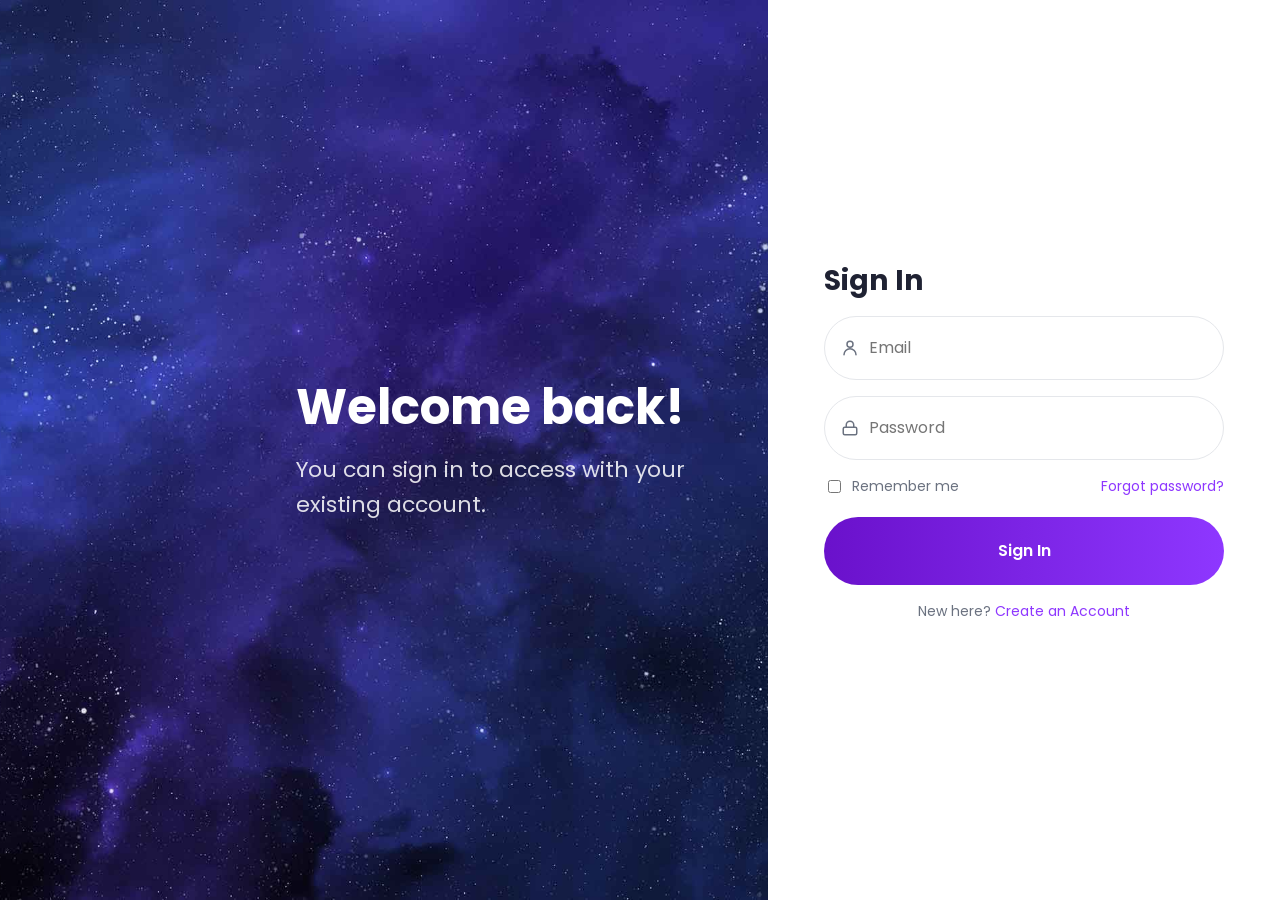
<file: index.html>
<!DOCTYPE html>
<html>
<head>
<title>Sign In</title>
<link rel="preconnect" href="https://fonts.googleapis.com" />
<link rel="preconnect" href="https://fonts.gstatic.com" crossorigin />
<link href="https://fonts.googleapis.com/css2?family=Poppins:wght@400;600;700&display=swap" rel="stylesheet" />
<link rel="stylesheet" href="./styles.css" />
</head>
<body data-api-base="http://localhost:8000">
    <main class="page">
        <section class="hero">
            <h1 id="welcome">Welcome back!</h1>
            <p>You can sign in to access with your<br>existing account.</p>
        </section>

        <section class="auth">
            <h2 id="sign">Sign In</h2>
            <form class="signin" data-auth-form="login" novalidate>
                <div class="form-alert" role="alert" hidden></div>
                <div class="field">
                    <input id="email" name="identifier" type="email" placeholder="Email" autocomplete="email" required>
                </div>

                <div class="field">
                    <input id="password" name="password" type="password" placeholder="Password" autocomplete="current-password" required>
                </div>

                <div class="formRow">
                    <label class="remember">
                        <input id="remember" name="remember" type="checkbox">
                        Remember me
                    </label>
                    <a class="forgot" href="">Forgot password?</a>
                </div>

                <button type="submit">Sign In</button>

                <p class="create">New here? <a href="register.html">Create an Account</a></p>
            </form>
        </section>
    </main>
    <script src="./auth.js"></script>
</body>
</html>
</file>
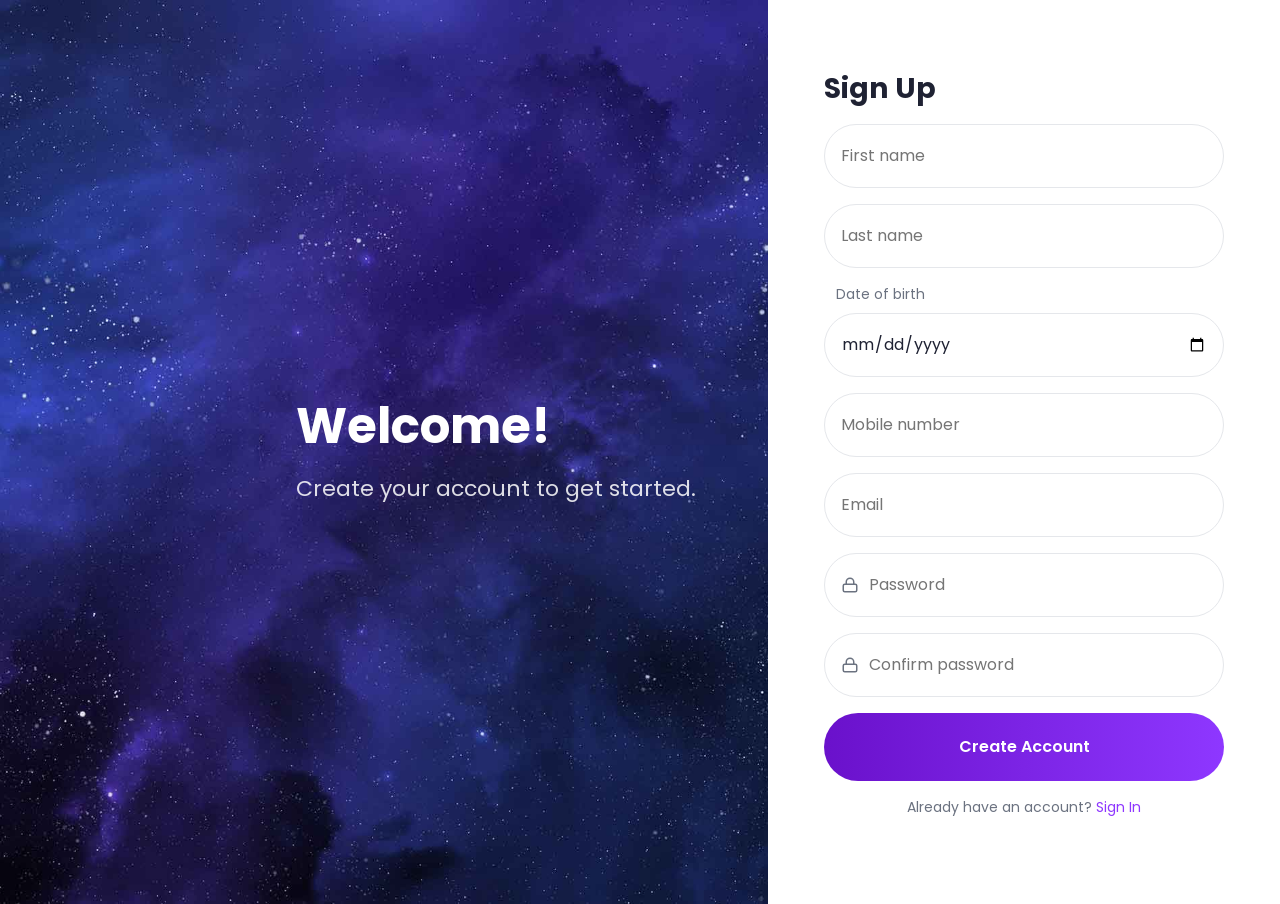
<file: register.html>
<!DOCTYPE html>
<html lang="en">
<head>
  <meta charset="utf-8" />
  <title>Sign Up</title>
  <link rel="preconnect" href="https://fonts.googleapis.com" />
  <link rel="preconnect" href="https://fonts.gstatic.com" crossorigin />
  <link href="https://fonts.googleapis.com/css2?family=Poppins:wght@400;600;700&display=swap" rel="stylesheet" />
  <link rel="stylesheet" href="./styles.css" />
</head>
<body data-api-base="http://localhost:8000">

  <main class="page">

    <section class="hero">
      <h1>Welcome!</h1>
      <p>Create your account to get started.</p>
    </section>

    <section class="auth">
      <h2>Sign Up</h2>

      <form class="register-form" data-auth-form="register" novalidate>
        <div class="form-alert" role="alert" hidden></div>
        <div class="field">
          <input id="first-name" name="firstName" type="text" placeholder="First name" autocomplete="given-name" required>
        </div>

        <div class="field">
          <input id="last-name" name="lastName" type="text" placeholder="Last name" autocomplete="family-name" required>
        </div>

        <div class="field field--dob"> 
          <label for="dob">Date of birth</label>
          <input id="dob" name="dob" type="date">
        </div>

        <div class="field">
          <input id="mobile" name="mobile" type="tel" inputmode="tel" placeholder="Mobile number" autocomplete="tel">
        </div>

        <div class="field">
          <input id="reg-email" name="email" type="email" placeholder="Email" autocomplete="email" required>
        </div>

        <div class="field">
          <input id="reg-password" name="password" type="password" placeholder="Password" autocomplete="new-password" required>
        </div>

        <div class="field">
          <input id="reg-confirm" name="confirmPassword" type="password" placeholder="Confirm password" autocomplete="new-password" required>
        </div>

        <button type="submit">Create Account</button>

        <p class="create">Already have an account? <a href="index.html">Sign In</a></p>
      </form>
    </section>
  </main>
  <script src="./auth.js"></script>
</body>
</html>
</file>
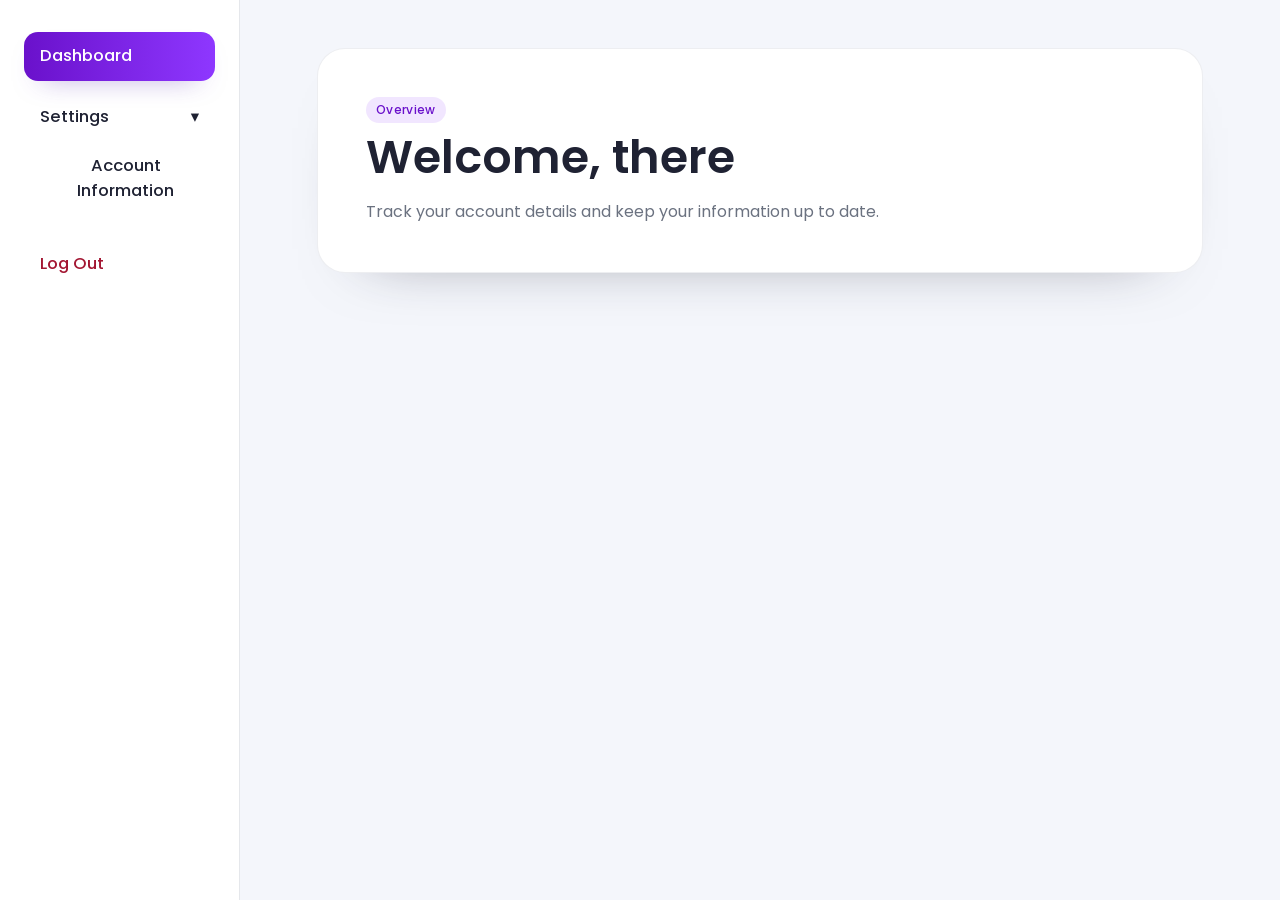
<file: flask_backend/templates/dashboard.html>
<!DOCTYPE html>
<html lang="en">
<head>
  <meta charset="utf-8">
  <title>Dashboard</title>
  <meta name="viewport" content="width=device-width, initial-scale=1">
  <link rel="preconnect" href="https://fonts.googleapis.com">
  <link rel="preconnect" href="https://fonts.gstatic.com" crossorigin>
  <link href="https://fonts.googleapis.com/css2?family=Poppins:wght@400;500;600;700&display=swap" rel="stylesheet">
  <link rel="stylesheet" href="/styles.css">
</head>
<body class="dashboard-page" data-api-base="{{ request.url_root.rstrip('/') }}">
  <div class="dashboard-layout">
    <aside class="dashboard-sidebar">
      <nav class="sidebar-nav">
        <button class="nav-link active" data-view="dashboard">Dashboard</button>
        <div>
          <button class="nav-toggle" data-toggle="settings">
            Settings
            <span aria-hidden="true">&#9662;</span>
          </button>
          <div class="nav-submenu" data-settings-panel hidden>
            <button class="nav-link" data-view="account">Account Information</button>
          </div>
        </div>
        <button class="nav-link logout" data-action="logout">Log Out</button>
      </nav>
    </aside>

    <main class="dashboard-content">
      <section class="panel" data-section="dashboard">
        <div class="card welcome-card">
          <div class="tag">Overview</div>
          <h1>Welcome, <span data-profile-text="firstName">there</span></h1>
          <p>Track your account details and keep your information up to date.</p>
        </div>
      </section>

      <section class="panel" data-section="account" hidden>
        <div class="card">
          <h2 class="info-heading">Account Information</h2>
          <p class="info-subheading">
            Review and edit your personal details. Email is managed by support and cannot be changed here.
          </p>

          <div class="info-grid">
            <div class="info-field" data-field="firstName">
              <span class="info-label">First name</span>
              <div class="field-control">
                <input type="text" name="firstName" data-profile-input="firstName" data-editable="true" disabled>
              </div>
              <p class="field-error" data-error-for="firstName" hidden></p>
            </div>

            <div class="info-field" data-field="lastName">
              <span class="info-label">Last name</span>
              <div class="field-control">
                <input type="text" name="lastName" data-profile-input="lastName" data-editable="true" disabled>
              </div>
              <p class="field-error" data-error-for="lastName" hidden></p>
            </div>

            <div class="info-field">
              <span class="info-label">Email</span>
              <div class="field-control">
                <input type="email" name="email" data-profile-input="email" data-editable="false" disabled>
              </div>
            </div>

            <div class="info-field" data-field="mobile">
              <span class="info-label">Phone number</span>
              <div class="field-control">
                <input type="tel" name="mobile" data-profile-input="mobile" data-editable="true" disabled>
              </div>
              <p class="field-error" data-error-for="mobile" hidden></p>
            </div>

            <div class="info-field" data-field="dob">
              <span class="info-label">Date of birth</span>
              <div class="field-control">
                <input type="date" name="dob" data-profile-input="dob" data-editable="true" disabled>
              </div>
              <p class="field-error" data-error-for="dob" hidden></p>
            </div>

            <div class="info-field" data-field="country">
              <span class="info-label">Country (optional)</span>
              <div class="field-control">
                <input type="text" name="country" data-profile-input="country" data-editable="true" disabled>
              </div>
              <p class="field-error" data-error-for="country" hidden></p>
            </div>

            <div class="info-field" data-field="bio">
              <span class="info-label">Bio (optional)</span>
              <div class="field-control">
                <textarea name="bio" data-profile-input="bio" data-editable="true" rows="4" disabled></textarea>
              </div>
              <p class="field-error" data-error-for="bio" hidden></p>
            </div>
          </div>

          <div class="card info-actions">
            <div class="actions-row">
              <button type="button" class="btn btn-ghost" data-action="start-edit">Edit profile</button>
              <button type="button" class="btn btn-primary" data-action="save-profile" hidden>Save changes</button>
            </div>
            <p class="status-message" data-status hidden></p>
          </div>
        </div>
      </section>
    </main>
  </div>

  <script>
    (function () {
      "use strict";

      const apiBase = document.body.dataset.apiBase || window.location.origin;
      const settingsToggle = document.querySelector('[data-toggle="settings"]');
      const settingsPanel = document.querySelector('[data-settings-panel]');
      const viewButtons = document.querySelectorAll('[data-view]');
      const sections = document.querySelectorAll('[data-section]');
      const editButton = document.querySelector('[data-action="start-edit"]');
      const saveButton = document.querySelector('[data-action="save-profile"]');
      const logoutButton = document.querySelector('[data-action="logout"]');
      const statusMessage = document.querySelector('[data-status]');
      const textTargets = document.querySelectorAll('[data-profile-text]');
      const inputTargets = Array.from(document.querySelectorAll('[data-profile-input]'));

      let editing = false;
      let saving = false;
      let currentView = "dashboard";

      const setActiveView = (view) => {
        currentView = view;
        sections.forEach((section) => {
          section.hidden = section.dataset.section !== view;
        });
        viewButtons.forEach((button) => {
          button.classList.toggle("active", button.dataset.view === view);
        });
        if (settingsToggle) {
          const highlight = view === "account";
          settingsToggle.classList.toggle("active", highlight);
          if (highlight && settingsPanel && settingsPanel.hidden) {
            settingsPanel.hidden = false;
          }
        }
      };

      viewButtons.forEach((button) => {
        button.addEventListener("click", (event) => {
          event.preventDefault();
          const view = button.dataset.view;
          if (view === "account" && settingsPanel && settingsPanel.hidden) {
            settingsPanel.hidden = false;
          }
          setActiveView(view);
        });
      });

      setActiveView("dashboard");

      settingsToggle?.addEventListener("click", (event) => {
        event.preventDefault();
        if (!settingsPanel) return;
        const willOpen = settingsPanel.hidden;
        settingsPanel.hidden = !willOpen;
        if (!willOpen && currentView === "account") {
          setActiveView("dashboard");
        }
      });

      logoutButton?.addEventListener("click", () => {
        sessionStorage.removeItem("user_profile");
        window.location.href = "/";
      });

      const storedProfile = sessionStorage.getItem("user_profile");
      let rawProfile = {};

      if (storedProfile) {
        try {
          rawProfile = JSON.parse(storedProfile) || {};
        } catch (error) {
          console.error("Failed to parse stored profile", error);
        }
      }

      const normalized = {
        id: rawProfile.id ?? rawProfile.user_id ?? null,
        firstName: rawProfile.first_name ?? rawProfile.firstName ?? "",
        lastName: rawProfile.last_name ?? rawProfile.lastName ?? "",
        email: rawProfile.email ?? "",
        mobile: rawProfile.mobile ?? rawProfile.phone ?? "",
        dob: rawProfile.dob ?? rawProfile.date_of_birth ?? "",
        country: rawProfile.country ?? "",
        bio: rawProfile.bio ?? "",
      };

      const namePattern = /^[A-Za-z]+$/;
      const todayISO = new Date().toISOString().split("T")[0];

      document.querySelectorAll('input[type="date"]').forEach((input) => {
        if (!input.max) {
          input.max = todayISO;
        }
      });

      const setStatus = (message, variant = "info") => {
        if (!statusMessage) return;
        if (!message) {
          statusMessage.textContent = "";
          statusMessage.hidden = true;
          delete statusMessage.dataset.variant;
          return;
        }
        statusMessage.textContent = message;
        statusMessage.dataset.variant = variant;
        statusMessage.hidden = false;
      };

      const showFieldMessage = (field, message) => {
        const fieldError = document.querySelector(`[data-error-for="${field}"]`);
        if (!fieldError) return;
        if (!message) {
          fieldError.textContent = "";
          fieldError.hidden = true;
          return;
        }
        fieldError.textContent = message;
        fieldError.hidden = false;
      };

      const clearAllFieldMessages = () => {
        document.querySelectorAll("[data-error-for]").forEach((node) => {
          node.textContent = "";
          node.hidden = true;
        });
      };

      const updateTextDisplays = () => {
        const fullName = [normalized.firstName, normalized.lastName].filter(Boolean).join(" ");
        textTargets.forEach((node) => {
          const key = node.dataset.profileText;
          if (key === "firstName") {
            node.textContent = normalized.firstName ? normalized.firstName : "there";
          } else if (key === "fullName") {
            node.textContent = fullName || "Guest";
          } else if (key && Object.prototype.hasOwnProperty.call(normalized, key)) {
            node.textContent = normalized[key] || "-";
          }
        });
      };

      const hydrateInputs = () => {
        inputTargets.forEach((input) => {
          const key = input.dataset.profileInput;
          if (!key) return;
          if (Object.prototype.hasOwnProperty.call(normalized, key)) {
            input.value = normalized[key] || "";
          } else if (key === "email") {
            input.value = normalized.email || "";
          }
        });
      };

      updateTextDisplays();
      hydrateInputs();

      const persistProfile = () => {
        const nextProfile = {
          ...rawProfile,
          id: normalized.id,
          email: normalized.email,
          first_name: normalized.firstName,
          last_name: normalized.lastName,
          mobile: normalized.mobile,
          dob: normalized.dob,
          country: normalized.country,
          bio: normalized.bio,
        };
        rawProfile = nextProfile;
        sessionStorage.setItem("user_profile", JSON.stringify(nextProfile));
      };

      const toggleEditing = (enable) => {
        editing = enable;
        if (editButton) {
          editButton.hidden = enable;
        }
        if (saveButton) {
          saveButton.hidden = !enable;
          if (!enable) {
            saveButton.disabled = false;
          }
        }
        inputTargets.forEach((input) => {
          const canEdit = input.dataset.editable === "true";
          if (!canEdit) return;
          input.disabled = !enable;
        });
        if (!enable) {
          clearAllFieldMessages();
        }
      };

      toggleEditing(false);

      if (!normalized.id) {
        editButton?.setAttribute("disabled", "true");
        setStatus("No profile data found. Sign in first to load your account details.", "info");
      } else {
        editButton?.removeAttribute("disabled");
      }

      const validateField = (field, value) => {
        const trimmed = (value ?? "").trim();
        switch (field) {
          case "firstName":
            if (!trimmed) return "First name is required.";
            if (!namePattern.test(trimmed)) return "First name may only contain letters.";
            return "";
          case "lastName":
            if (!trimmed) return "Last name is required.";
            if (!namePattern.test(trimmed)) return "Last name may only contain letters.";
            return "";
          case "mobile":
            if (!trimmed) return "";
            if (!/^[+\d\s()-]{7,20}$/.test(trimmed)) return "Enter a valid mobile number.";
            const digits = trimmed.replace(/\D/g, "");
            if (digits.length < 10) return "Enter at least 10 digits for the phone number.";
            return "";
          case "dob":
            if (!trimmed) return "";
            if (!/^\d{4}-\d{2}-\d{2}$/.test(trimmed)) return "Enter date in YYYY-MM-DD format.";
            if (trimmed > todayISO) return "Date of birth cannot be in the future.";
            return "";
          case "country":
            return "";
          case "bio":
            if (trimmed.length > 280) return "Bio must be 280 characters or fewer.";
            return "";
          default:
            return "";
        }
      };

      const collectValues = () => {
        const values = {
          firstName: normalized.firstName || "",
          lastName: normalized.lastName || "",
          mobile: normalized.mobile || "",
          dob: normalized.dob || "",
          country: normalized.country || "",
          bio: normalized.bio || "",
        };

        inputTargets.forEach((input) => {
          const key = input.dataset.profileInput;
          if (!key || !(key in values)) return;
          values[key] = (input.value || "").trim();
        });
        return values;
      };

      const applyNormalizedFromServer = (user) => {
        if (!user) return;
        normalized.id = user.id ?? normalized.id ?? null;
        normalized.email = user.email ?? normalized.email ?? "";
        normalized.firstName = user.first_name ?? normalized.firstName ?? "";
        normalized.lastName = user.last_name ?? normalized.lastName ?? "";
        normalized.mobile = user.mobile ?? "";
        normalized.dob = user.dob ?? "";
        normalized.country = user.country ?? "";
        normalized.bio = user.bio ?? "";
      };

      const focusField = (field) => {
        const target = inputTargets.find((input) => input.dataset.profileInput === field);
        if (target && target.dataset.editable === "true") {
          target.focus();
        }
      };

      editButton?.addEventListener("click", () => {
        if (!normalized.id) {
          setStatus("No profile data found. Sign in first to load your account details.", "info");
          return;
        }
        setStatus("");
        clearAllFieldMessages();
        toggleEditing(true);
        const firstEditable = inputTargets.find((input) => input.dataset.editable === "true");
        firstEditable?.focus();
      });

      saveButton?.addEventListener("click", async () => {
        if (!editing || saving) return;
        if (!normalized.id) {
          setStatus("Missing user identifier. Please sign in again.", "error");
          toggleEditing(false);
          return;
        }

        setStatus("");
        clearAllFieldMessages();

        const values = collectValues();
        const fieldOrder = ["firstName", "lastName", "mobile", "dob", "country", "bio"];
        let firstErrorField = "";
        let hasError = false;

        fieldOrder.forEach((field) => {
          const error = validateField(field, values[field]);
          if (error) {
            hasError = true;
            if (!firstErrorField) {
              firstErrorField = field;
            }
            showFieldMessage(field, error);
          } else {
            showFieldMessage(field, "");
          }
        });

        if (hasError) {
          if (firstErrorField) {
            focusField(firstErrorField);
          }
          setStatus("Please resolve the highlighted fields before saving.", "error");
          return;
        }

        const payload = {
          first_name: values.firstName,
          last_name: values.lastName,
          mobile: values.mobile || null,
          dob: values.dob || null,
          country: values.country || null,
          bio: values.bio || null,
        };

        saving = true;
        saveButton.disabled = true;

        try {
          const response = await fetch(`${apiBase}/api/users/${normalized.id}`, {
            method: "PUT",
            headers: { "Content-Type": "application/json" },
            body: JSON.stringify(payload),
          });

          let responseBody = null;
          try {
            responseBody = await response.json();
          } catch {
            responseBody = null;
          }

          if (!response.ok) {
            const serverFieldMap = {
              first_name: "firstName",
              last_name: "lastName",
              mobile: "mobile",
              dob: "dob",
              country: "country",
              bio: "bio",
            };

            if (responseBody && responseBody.errors && typeof responseBody.errors === "object") {
              Object.entries(responseBody.errors).forEach(([key, message]) => {
                const field = serverFieldMap[key] || key;
                showFieldMessage(field, String(message));
                if (!firstErrorField) {
                  firstErrorField = field;
                }
              });
              if (firstErrorField) {
                focusField(firstErrorField);
              }
            }

            const message =
              (responseBody && typeof responseBody.detail === "string" && responseBody.detail) ||
              "Unable to update profile.";
            setStatus(message, "error");
            return;
          }

          if (responseBody && responseBody.user) {
            applyNormalizedFromServer(responseBody.user);
            updateTextDisplays();
            hydrateInputs();
            persistProfile();
          }

          toggleEditing(false);
          setStatus(
            (responseBody && typeof responseBody.message === "string" && responseBody.message) ||
              "Profile updated successfully.",
            "success",
          );
        } catch (error) {
          console.error("Profile update failed", error);
          setStatus("Network error. Please try again.", "error");
        } finally {
          saving = false;
          saveButton.disabled = false;
        }
      });
    })();
  </script>
</body>
</html>
</file>
<file: styles.css>
:root{
  color-scheme: light;
  --primary:#8E37FF;
  --primary-deep:#6A11CB;
  --text:#1F2233;
  --muted:#6B7280;
  --border:#E5E7EB;
}

html{ font-size: clamp(16px, 1.05vw + 0.2rem, 19px); }

*,
*::before,
*::after{ box-sizing:border-box; }

html,body{ height:100%; }

body{
  margin:0;
  font-family:Poppins,system-ui,-apple-system,"Segoe UI",Roboto,Arial,sans-serif;
  line-height:1.5;
  color:var(--text);
  background:#fff;
}

a{ color:var(--primary); text-decoration:none; }
a:hover{ text-decoration:underline; }

button,input{ font:inherit; color:inherit; }

/* LOGIN */
.page{
  display: grid;
  grid-template-columns: 60% 40%;
  min-height: 100vh;
}

.hero{
  background: url("/assets/Space.jpg") center / cover no-repeat;
  padding: 64px 64px 64px clamp(296px, 10vw, 320px);
  color: #fff;
  display: grid;
  align-content: center;
}

.auth{
  display: grid; 
  align-content: center;
  justify-items: start;
  padding: 72px 56px;  
}

.auth h2{
  margin:0 0 18px;
  font-weight:700;
  font-size:clamp(28px, 2.2vw, 36px);
  line-height:1.2;
  color:var(--text);
}

.hero h1{
  font-weight: 700;
  font-size: clamp(32px, 3.8vw, 52px);
  line-height: 1.2;
  margin: 0 0 16px;  

}

.hero p{
  color: rgba(255,255,255,0.85);
  font-size: clamp(16px, 2.0vw, 22px);
  line-height: 1.6;
  margin: 0;
}

.field{
  display:flex;
  flex-direction:column;
  gap:8px;
  margin-bottom:16px;
  position: relative; 
}
.field label{   
  font-size:14px;
  color:var(--muted);
}

.field input[type="text"],
.field input[type="password"]{
  width:100%;
  height: clamp(56px, 5.2vw, 64px);
  font-size: clamp(16px, 1.2vw, 18px);
  padding:0 16px 0 44px;    
  border:1px solid var(--border);
  border-radius:9999px;
  background:#fff;
  outline:0;
}
.field input[type="text"]:focus,
.field input[type="password"]:focus{
  border-color:var(--primary);
  box-shadow:0 0 0 3px rgba(142,55,255,.18);
}

#email{
  background: url("/assets/user.svg") no-repeat 16px center / 18px 18px;
}
#password{
  background: url("/assets/lock.svg") no-repeat 16px center / 18px 18px;
}

.field::before{
  content: "";
  position: absolute;
  left: 16px;
  top: 50%;
  transform: translateY(-50%);
  width: 18px;
  height: 18px;
  opacity: .0;
  pointer-events: none;
}

.formRow{
  display:flex;
  align-items:center;
  justify-content:space-between;
  gap:16px;
  margin:8px 0 20px;
  font-size:14px;
  color:var(--muted);
}
.remember{
  display:flex;
  align-items:center;
  gap:8px;
}

.forgot{
  color:var(--primary);
  text-decoration:none;
}
.forgot:hover{ text-decoration:underline; }

button[type="submit"]{
  width:100%;
  height:clamp(58px, 5.6vw, 68px);
  font-size: clamp(16px, 1.2vw, 18px);
  border:0;
  border-radius:9999px;
  color:#fff;
  font-weight:600;
  background:linear-gradient(90deg,var(--primary-deep),var(--primary));
  transition:transform .18s ease, box-shadow .18s ease, opacity .18s ease;
}

.create{
  margin-top:16px;
  text-align:center;
  font-size:14px;
  color:var(--muted);
}
.create a{ color:var(--primary); }
.create a:hover{ text-decoration:underline; }

.form-alert{
  width:100%;
  margin-bottom:16px;
  padding:12px 16px;
  border-radius:12px;
  font-size:14px;
  background:rgba(220,38,38,0.12);
  color:#A31632;
  border:1px solid rgba(220,38,38,0.2);
}

.form-alert.success{
  background:rgba(34,197,94,0.12);
  color:#166534;
  border-color:rgba(34,197,94,0.2);
}

.field .error-text{
  font-size:13px;
  color:#A31632;
  margin-left:16px;
}

.field input.error{
  border-color:#D14343;
  box-shadow:0 0 0 3px rgba(209,67,67,0.18);
}

/* REGISTER */
.auth .signin,
.auth .register-form{
  width: 100%;
  max-width: clamp(380px, 34vw, 520px);
}

#reg-password,
#reg-confirm{
  background: url("/assets/lock.svg") no-repeat 16px center / 18px 18px;
  padding-left: 44px;
}

.field input[type="text"],
.field input[type="password"],
.field input[type="email"],
.field input[type="tel"],
.field input[type="date"]{
  width:100%;
  height: clamp(56px, 5.2vw, 64px);
  font-size: clamp(16px, 1.2vw, 18px);
  padding: 0 16px;
  border:1px solid var(--border);
  border-radius: 9999px;
  background:#fff;
  outline:0;
}

.field input[type="text"]:focus,
.field input[type="password"]:focus,
.field input[type="email"]:focus,
.field input[type="tel"]:focus,
.field input[type="date"]:focus{
  border-color: var(--primary);
  box-shadow: 0 0 0 3px rgba(142,55,255,.18);
}

#reg-email{
  background: none;
  padding-left: 16px;
}

.field input[type="date"]::-webkit-inner-spin-button,
.field input[type="date"]::-webkit-clear-button{
  display:none;
}



.field label[for="dob"]{ margin-left: 12px; } 
.field--user input,
.field--password input,
#email,
#password{
  padding-left: 44px;
}

/* DASHBOARD */
.dashboard-page{
  background:#f4f6fb;
}

.dashboard-layout{
  display:grid;
  grid-template-columns:240px minmax(0,1fr);
  min-height:100vh;
}

.dashboard-sidebar{
  background:#ffffff;
  border-right:1px solid var(--border);
  padding:32px 24px;
  display:flex;
  flex-direction:column;
  gap:32px;
}

.sidebar-nav{
  display:flex;
  flex-direction:column;
  gap:12px;
}

.nav-link,
.nav-toggle{
  display:flex;
  align-items:center;
  justify-content:space-between;
  gap:8px;
  width:100%;
  padding:12px 16px;
  border-radius:14px;
  font-weight:500;
  border:none;
  background:transparent;
  color:inherit;
  text-decoration:none;
  cursor:pointer;
  transition:background .2s ease,color .2s ease,box-shadow .2s ease;
}

.nav-link.logout{
  margin-top:12px;
  color:#a31632;
}

.nav-link:not(.logout):hover,
.nav-toggle:hover{
  background:rgba(142,55,255,0.08);
}

.nav-link.active,
.nav-toggle.active{
  background:linear-gradient(90deg,var(--primary-deep),var(--primary));
  color:#ffffff;
  box-shadow:0 12px 28px -18px rgba(90,44,180,0.65);
}

.nav-submenu{
  display:flex;
  flex-direction:column;
  gap:8px;
  margin-left:12px;
}

.dashboard-content{
  padding:48px clamp(32px,6vw,88px);
  display:flex;
  flex-direction:column;
  gap:32px;
}

.panel{
  display:flex;
  flex-direction:column;
  gap:28px;
}

.card{
  background:#ffffff;
  border-radius:28px;
  border:1px solid rgba(229,231,235,0.7);
  padding:clamp(32px,4vw,48px);
  box-shadow:0 28px 64px -52px rgba(31,34,51,0.6);
}

.welcome-card h1{
  margin:0 0 8px;
  font-size:clamp(28px,4vw,46px);
  font-weight:600;
}

.welcome-card p{
  margin:0;
  font-size:clamp(16px,1.1vw,18px);
  color:var(--muted);
}

.info-heading{
  margin:0 0 4px;
  font-size:22px;
  font-weight:600;
}

.info-subheading{
  margin:0 0 24px;
  color:var(--muted);
  font-size:15px;
}

.info-grid{
  display:grid;
  gap:24px clamp(32px,4vw,48px);
  grid-template-columns:repeat(auto-fit,minmax(260px,1fr));
}

.info-field{
  display:flex;
  flex-direction:column;
  gap:10px;
}

.info-label{
  font-size:13px;
  font-weight:600;
  letter-spacing:.05em;
  text-transform:uppercase;
  color:var(--muted);
}

.field-control{
  display:flex;
  align-items:stretch;
  gap:8px;
}

.field-control input,
.field-control textarea{
  width:100%;
  padding:14px 18px;
  border-radius:999px;
  border:1px solid var(--border);
  font-size:15px;
  background:#fdfdff;
  outline:none;
  transition:border .2s ease,box-shadow .2s ease,background .2s ease;
}

.field-control textarea{
  resize:vertical;
  min-height:120px;
  border-radius:24px;
  padding:18px;
}

.field-control input:focus,
.field-control textarea:focus{
  border-color:var(--primary);
  box-shadow:0 0 0 3px rgba(142,55,255,0.18);
  background:#ffffff;
}

.field-control input[disabled],
.field-control textarea[disabled]{
  background:rgba(244,246,252,0.65);
  color:var(--muted);
  cursor:default;
}

.tag{
  display:inline-flex;
  align-items:center;
  padding:4px 10px;
  border-radius:999px;
  background:rgba(142,55,255,0.12);
  color:var(--primary-deep);
  font-size:12px;
  font-weight:500;
  letter-spacing:.03em;
}

.btn{
  display:inline-flex;
  align-items:center;
  justify-content:center;
  border-radius:999px;
  border:none;
  padding:0 18px;
  height:42px;
  font-size:14px;
  font-weight:500;
  cursor:pointer;
  transition:transform .12s ease,box-shadow .12s ease;
}

.btn:disabled{
  cursor:not-allowed;
  opacity:.6;
}

.btn-ghost{
  background:rgba(142,55,255,0.12);
  color:var(--primary-deep);
}

.btn-ghost:hover:not(:disabled){
  background:rgba(142,55,255,0.2);
}

.btn-primary{
  background:linear-gradient(90deg,var(--primary-deep),var(--primary));
  color:#ffffff;
  box-shadow:0 16px 30px -18px rgba(90,44,180,0.75);
}

.btn-primary:hover:not(:disabled){
  transform:translateY(-1px);
}

.info-actions{
  margin-top:24px;
  padding:24px;
  border-radius:20px;
  display:grid;
  gap:16px;
}

.actions-row{
  display:flex;
  flex-wrap:wrap;
  gap:12px;
  align-items:center;
}

.status-message{
  padding:12px 18px;
  border-radius:14px;
  font-size:14px;
  font-weight:500;
  border:1px solid rgba(229,231,235,0.8);
  background:rgba(244,246,252,0.9);
}

.status-message[data-variant="success"]{
  background:rgba(34,197,94,0.12);
  border-color:rgba(34,197,94,0.2);
  color:#166534;
}

.status-message[data-variant="error"]{
  background:rgba(220,38,38,0.12);
  border-color:rgba(220,38,38,0.2);
  color:#a31632;
}

.status-message[data-variant="info"]{
  background:rgba(59,130,246,0.12);
  border-color:rgba(59,130,246,0.2);
  color:#1d4ed8;
}

.field-error{
  font-size:13px;
  color:#a31632;
}

section[hidden]{
  display:none;
}

@media (max-width:960px){
  .dashboard-layout{
    grid-template-columns:1fr;
  }

  .dashboard-sidebar{
    position:sticky;
    top:0;
    z-index:10;
    flex-direction:row;
    align-items:center;
    justify-content:space-between;
    gap:16px;
    padding:16px 20px;
    box-shadow:0 18px 30px -26px rgba(15,23,42,0.5);
  }

  .sidebar-nav{
    flex-direction:row;
    align-items:center;
    gap:10px;
    width:100%;
  }

  .nav-submenu{
    position:absolute;
    top:72px;
    left:20px;
    right:20px;
    padding:12px;
    border-radius:16px;
    background:#ffffff;
    border:1px solid rgba(229,231,235,0.8);
    box-shadow:0 20px 36px -30px rgba(31,34,51,0.5);
  }

  .dashboard-content{
    padding:96px clamp(20px,7vw,42px) 32px;
  }
}
</file>
